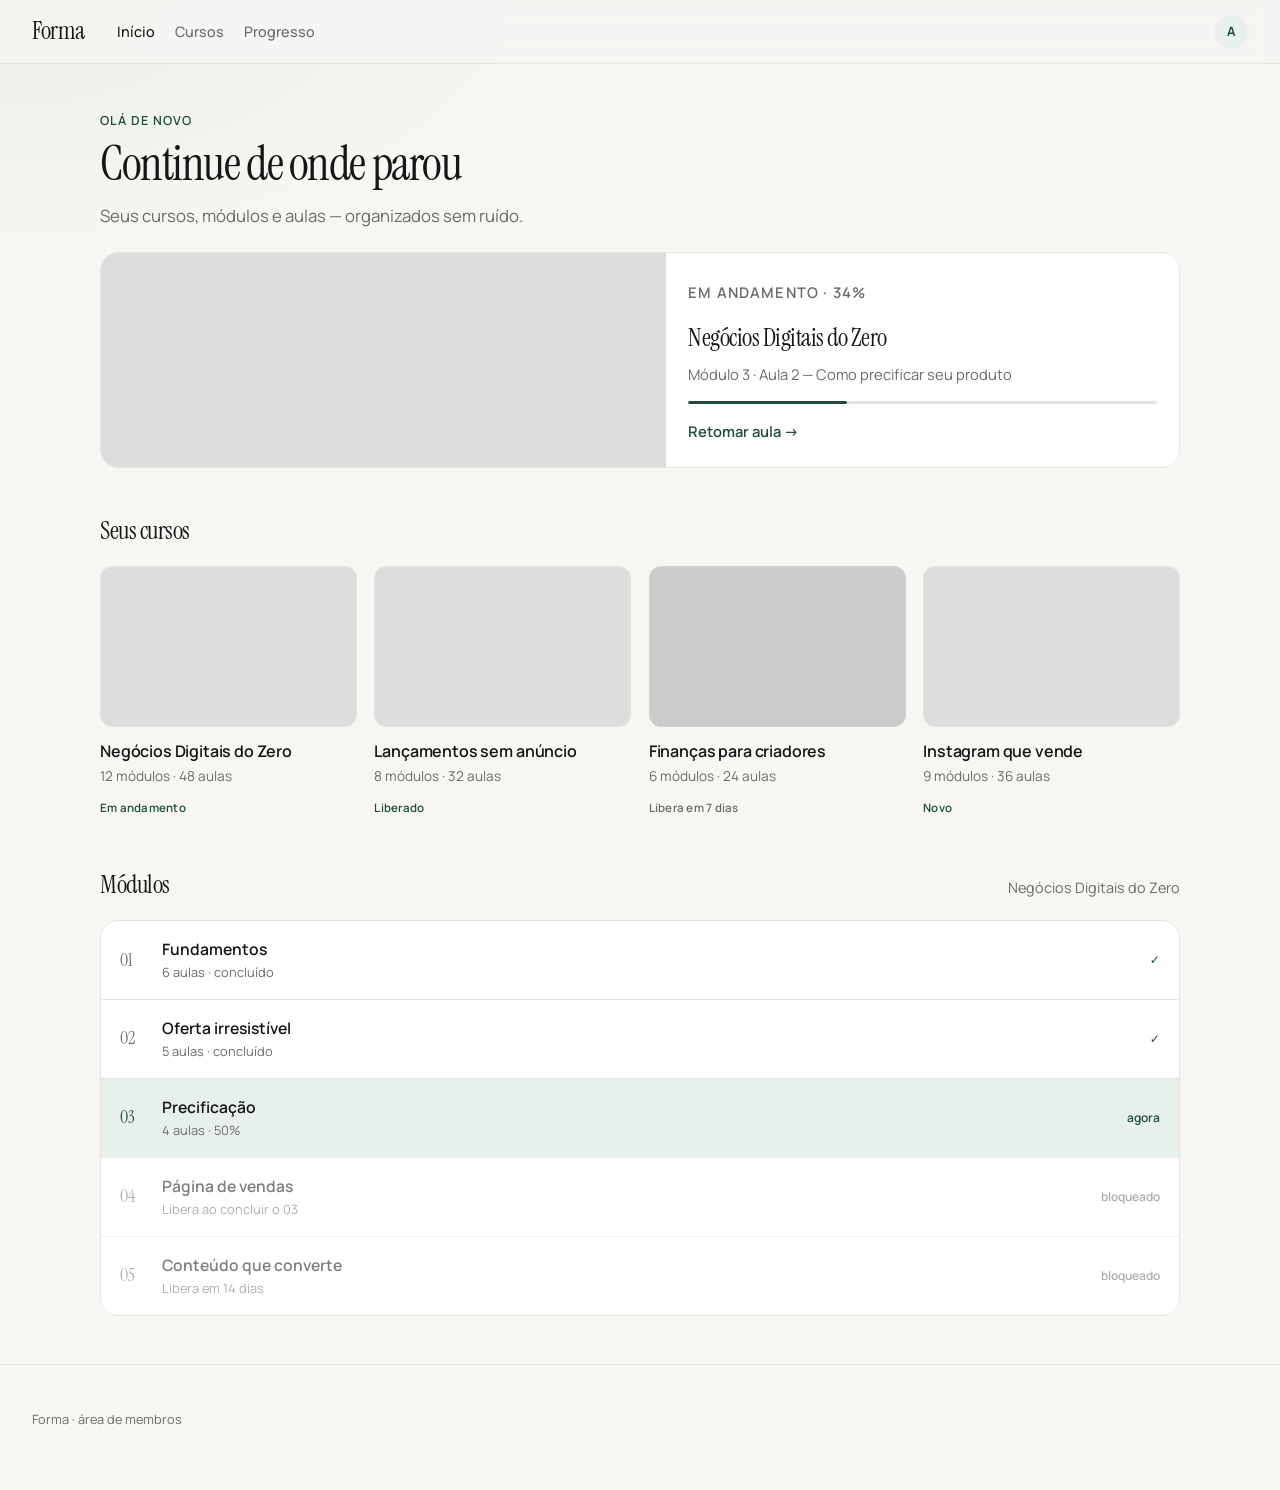
<file: index.html>
<!DOCTYPE html>
<html lang="pt-BR">
<head>
  <meta charset="UTF-8" />
  <meta name="viewport" content="width=device-width, initial-scale=1.0" />
  <title>Forma — Área de Membros</title>
  <link rel="preconnect" href="https://fonts.googleapis.com" />
  <link rel="preconnect" href="https://fonts.gstatic.com" crossorigin />
  <link href="https://fonts.googleapis.com/css2?family=Instrument+Serif:ital@0;1&family=Manrope:wght@400;500;600;700&display=swap" rel="stylesheet" />
  <link rel="stylesheet" href="css/styles.css" />
</head>
<body>
  <header class="topbar">
    <a class="brand" href="index.html">Forma</a>
    <nav class="nav" aria-label="Principal">
      <a class="nav-link is-active" href="index.html">Início</a>
      <a class="nav-link" href="#cursos">Cursos</a>
      <a class="nav-link" href="#continuar">Progresso</a>
    </nav>
    <div class="avatar" title="Aluno">A</div>
  </header>

  <main class="wrap">
    <section class="welcome">
      <p class="eyebrow">Olá de novo</p>
      <h1>Continue de onde parou</h1>
      <p class="lede">Seus cursos, módulos e aulas — organizados sem ruído.</p>
    </section>

    <section class="continue" id="continuar">
      <a class="continue-card" href="aula.html">
        <div class="continue-media" style="background-image:url('https://images.unsplash.com/photo-1556761175-b413da4baf72?auto=format&fit=crop&w=900&q=80')"></div>
        <div class="continue-body">
          <p class="eyebrow">Em andamento · 34%</p>
          <h2>Negócios Digitais do Zero</h2>
          <p>Módulo 3 · Aula 2 — Como precificar seu produto</p>
          <div class="bar"><i style="width:34%"></i></div>
          <span class="linkish">Retomar aula →</span>
        </div>
      </a>
    </section>

    <section class="block" id="cursos">
      <div class="block-head">
        <h2>Seus cursos</h2>
      </div>
      <div class="grid">
        <a class="course" href="aula.html">
          <div class="course-cover" style="background-image:url('https://images.unsplash.com/photo-1522202176988-66273c2fd55f?auto=format&fit=crop&w=700&q=80')"></div>
          <h3>Negócios Digitais do Zero</h3>
          <p>12 módulos · 48 aulas</p>
          <span class="tag">Em andamento</span>
        </a>
        <a class="course" href="aula.html">
          <div class="course-cover" style="background-image:url('https://images.unsplash.com/photo-1556761175-5973dc0f32e7?auto=format&fit=crop&w=700&q=80')"></div>
          <h3>Lançamentos sem anúncio</h3>
          <p>8 módulos · 32 aulas</p>
          <span class="tag">Liberado</span>
        </a>
        <a class="course" href="aula.html">
          <div class="course-cover is-dim" style="background-image:url('https://images.unsplash.com/photo-1553729459-efe14ef6055d?auto=format&fit=crop&w=700&q=80')"></div>
          <h3>Finanças para criadores</h3>
          <p>6 módulos · 24 aulas</p>
          <span class="tag muted">Libera em 7 dias</span>
        </a>
        <a class="course" href="aula.html">
          <div class="course-cover" style="background-image:url('https://images.unsplash.com/photo-1611224923853-80b023f02d71?auto=format&fit=crop&w=700&q=80')"></div>
          <h3>Instagram que vende</h3>
          <p>9 módulos · 36 aulas</p>
          <span class="tag">Novo</span>
        </a>
      </div>
    </section>

    <section class="block">
      <div class="block-head">
        <h2>Módulos</h2>
        <p>Negócios Digitais do Zero</p>
      </div>
      <ul class="modules">
        <li>
          <a href="aula.html">
            <span class="num">01</span>
            <span class="mod-text">
              <strong>Fundamentos</strong>
              <small>6 aulas · concluído</small>
            </span>
            <span class="status done">✓</span>
          </a>
        </li>
        <li>
          <a href="aula.html">
            <span class="num">02</span>
            <span class="mod-text">
              <strong>Oferta irresistível</strong>
              <small>5 aulas · concluído</small>
            </span>
            <span class="status done">✓</span>
          </a>
        </li>
        <li class="current">
          <a href="aula.html">
            <span class="num">03</span>
            <span class="mod-text">
              <strong>Precificação</strong>
              <small>4 aulas · 50%</small>
            </span>
            <span class="status">agora</span>
          </a>
        </li>
        <li class="locked">
          <a href="aula.html" aria-disabled="true">
            <span class="num">04</span>
            <span class="mod-text">
              <strong>Página de vendas</strong>
              <small>Libera ao concluir o 03</small>
            </span>
            <span class="status">bloqueado</span>
          </a>
        </li>
        <li class="locked">
          <a href="aula.html" aria-disabled="true">
            <span class="num">05</span>
            <span class="mod-text">
              <strong>Conteúdo que converte</strong>
              <small>Libera em 14 dias</small>
            </span>
            <span class="status">bloqueado</span>
          </a>
        </li>
      </ul>
    </section>
  </main>

  <footer class="site-footer">
    <p>Forma · área de membros</p>
  </footer>
</body>
</html>
</file>
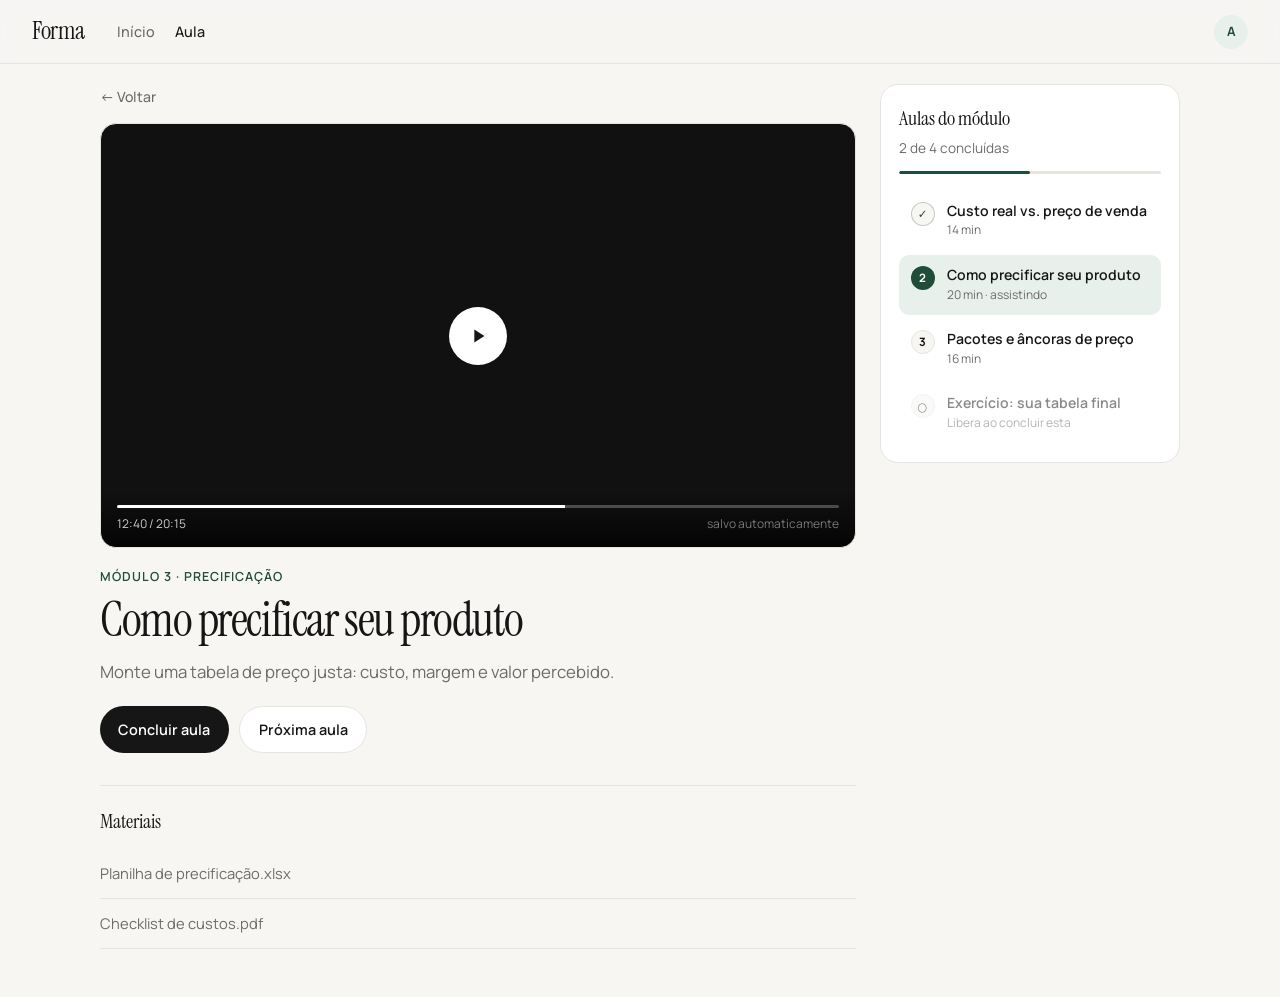
<file: aula.html>
<!DOCTYPE html>
<html lang="pt-BR">
<head>
  <meta charset="UTF-8" />
  <meta name="viewport" content="width=device-width, initial-scale=1.0" />
  <title>Como precificar seu produto — Forma</title>
  <link rel="preconnect" href="https://fonts.googleapis.com" />
  <link rel="preconnect" href="https://fonts.gstatic.com" crossorigin />
  <link href="https://fonts.googleapis.com/css2?family=Instrument+Serif:ital@0;1&family=Manrope:wght@400;500;600;700&display=swap" rel="stylesheet" />
  <link rel="stylesheet" href="css/styles.css" />
</head>
<body class="page-lesson">
  <header class="topbar">
    <a class="brand" href="index.html">Forma</a>
    <nav class="nav" aria-label="Principal">
      <a class="nav-link" href="index.html">Início</a>
      <a class="nav-link is-active" href="aula.html">Aula</a>
    </nav>
    <div class="avatar" title="Aluno">A</div>
  </header>

  <main class="lesson wrap">
    <section class="lesson-main">
      <a class="back" href="index.html">← Voltar</a>

      <div class="player" id="player">
        <div class="player-poster" style="background-image:url('https://images.unsplash.com/photo-1556761175-b413da4baf72?auto=format&fit=crop&w=1400&q=80')"></div>
        <button class="player-play" type="button" id="playBtn" aria-label="Reproduzir aula">
          <svg width="22" height="22" viewBox="0 0 24 24" fill="currentColor"><path d="M8 5v14l11-7z"/></svg>
        </button>
        <div class="player-overlay" id="playerOverlay" hidden>
          <p>Player de vídeo (Panda / Bunny na versão final)</p>
        </div>
        <div class="player-controls">
          <div class="scrub" id="scrub" role="slider" aria-valuemin="0" aria-valuemax="100" aria-valuenow="62" tabindex="0">
            <i id="scrubFill" style="width:62%"></i>
          </div>
          <div class="player-row">
            <span id="timeLabel">12:40 / 20:15</span>
            <span class="hint">salvo automaticamente</span>
          </div>
        </div>
      </div>

      <div class="lesson-info">
        <p class="eyebrow">Módulo 3 · Precificação</p>
        <h1>Como precificar seu produto</h1>
        <p class="lede">Monte uma tabela de preço justa: custo, margem e valor percebido.</p>

        <div class="actions">
          <button class="btn btn-dark" type="button" id="completeBtn">Concluir aula</button>
          <a class="btn btn-line" href="aula.html">Próxima aula</a>
        </div>

        <div class="materials">
          <h2>Materiais</h2>
          <a href="#">Planilha de precificação.xlsx</a>
          <a href="#">Checklist de custos.pdf</a>
        </div>
      </div>
    </section>

    <aside class="lesson-side">
      <div class="side-head">
        <h2>Aulas do módulo</h2>
        <p>2 de 4 concluídas</p>
        <div class="bar"><i style="width:50%"></i></div>
      </div>

      <ol class="lesson-list">
        <li class="is-done">
          <a href="aula.html">
            <span>✓</span>
            <div>
              <strong>Custo real vs. preço de venda</strong>
              <small>14 min</small>
            </div>
          </a>
        </li>
        <li class="is-active">
          <a href="aula.html">
            <span>2</span>
            <div>
              <strong>Como precificar seu produto</strong>
              <small>20 min · assistindo</small>
            </div>
          </a>
        </li>
        <li>
          <a href="aula.html">
            <span>3</span>
            <div>
              <strong>Pacotes e âncoras de preço</strong>
              <small>16 min</small>
            </div>
          </a>
        </li>
        <li class="is-locked">
          <a href="aula.html" aria-disabled="true">
            <span>○</span>
            <div>
              <strong>Exercício: sua tabela final</strong>
              <small>Libera ao concluir esta</small>
            </div>
          </a>
        </li>
      </ol>
    </aside>
  </main>

  <div class="toast" id="toast" hidden>Aula concluída</div>
  <script src="js/app.js"></script>
</body>
</html>
</file>
<file: css/styles.css>
:root {
  --bg: #f7f6f3;
  --surface: #ffffff;
  --ink: #161616;
  --muted: #6b6b6b;
  --line: #e6e4df;
  --accent: #1f4d3a;
  --accent-soft: #e8f0ec;
  --radius: 12px;
  --font: "Manrope", system-ui, sans-serif;
  --serif: "Instrument Serif", Georgia, serif;
  --max: 1080px;
}

*,
*::before,
*::after {
  box-sizing: border-box;
}

html {
  scroll-behavior: smooth;
}

body {
  margin: 0;
  min-height: 100vh;
  font-family: var(--font);
  color: var(--ink);
  background:
    radial-gradient(900px 420px at 0% 0%, rgba(31, 77, 58, 0.05), transparent 60%),
    var(--bg);
  line-height: 1.5;
}

a {
  color: inherit;
  text-decoration: none;
}

button {
  font: inherit;
  cursor: pointer;
  border: 0;
  background: none;
  color: inherit;
}

.wrap {
  width: min(var(--max), calc(100% - 2rem));
  margin: 0 auto;
}

/* Topbar */
.topbar {
  position: sticky;
  top: 0;
  z-index: 20;
  display: flex;
  align-items: center;
  gap: 1.5rem;
  height: 64px;
  padding: 0 clamp(1rem, 4vw, 2rem);
  background: rgba(247, 246, 243, 0.9);
  backdrop-filter: blur(12px);
  border-bottom: 1px solid var(--line);
}

.brand {
  font-family: var(--serif);
  font-size: 1.55rem;
  letter-spacing: -0.02em;
  line-height: 1;
}

.nav {
  display: flex;
  gap: 1.25rem;
  margin-left: 0.5rem;
}

.nav-link {
  font-size: 0.9rem;
  font-weight: 500;
  color: var(--muted);
  transition: color 0.2s;
}

.nav-link:hover,
.nav-link.is-active {
  color: var(--ink);
}

.avatar {
  margin-left: auto;
  width: 34px;
  height: 34px;
  border-radius: 50%;
  display: grid;
  place-items: center;
  font-size: 0.8rem;
  font-weight: 700;
  background: var(--accent-soft);
  color: var(--accent);
}

/* Welcome */
.welcome {
  padding: 3rem 0 1.5rem;
  animation: rise 0.7s ease both;
}

.eyebrow {
  margin: 0 0 0.45rem;
  font-size: 0.78rem;
  font-weight: 600;
  letter-spacing: 0.08em;
  text-transform: uppercase;
  color: var(--accent);
}

.welcome h1,
.lesson-info h1 {
  margin: 0;
  font-family: var(--serif);
  font-weight: 400;
  font-size: clamp(2rem, 5vw, 3rem);
  letter-spacing: -0.03em;
  line-height: 1.1;
}

.lede {
  margin: 0.75rem 0 0;
  color: var(--muted);
  font-size: 1.05rem;
  max-width: 34rem;
}

/* Continue */
.continue {
  margin-bottom: 2.75rem;
  animation: rise 0.75s ease both;
  animation-delay: 0.05s;
}

.continue-card {
  display: grid;
  grid-template-columns: 1fr;
  gap: 0;
  overflow: hidden;
  background: var(--surface);
  border: 1px solid var(--line);
  border-radius: 18px;
  transition: border-color 0.2s, transform 0.2s;
}

.continue-card:hover {
  border-color: rgba(0, 0, 0, 0.18);
  transform: translateY(-2px);
}

.continue-media {
  aspect-ratio: 16 / 10;
  background: #ddd center/cover no-repeat;
}

.continue-body {
  padding: 1.35rem 1.4rem 1.5rem;
}

.continue-body h2 {
  margin: 0;
  font-family: var(--serif);
  font-weight: 400;
  font-size: 1.55rem;
  letter-spacing: -0.02em;
}

.continue-body > p {
  margin: 0.4rem 0 1rem;
  color: var(--muted);
  font-size: 0.92rem;
}

.linkish {
  display: inline-block;
  margin-top: 1rem;
  font-weight: 600;
  font-size: 0.92rem;
  color: var(--accent);
}

.bar {
  height: 3px;
  border-radius: 99px;
  background: var(--line);
  overflow: hidden;
}

.bar i {
  display: block;
  height: 100%;
  background: var(--accent);
  border-radius: inherit;
}

/* Courses grid */
.block {
  margin-bottom: 3rem;
  animation: rise 0.8s ease both;
  animation-delay: 0.1s;
}

.block-head {
  display: flex;
  align-items: baseline;
  justify-content: space-between;
  gap: 1rem;
  margin-bottom: 1.1rem;
}

.block-head h2 {
  margin: 0;
  font-family: var(--serif);
  font-weight: 400;
  font-size: 1.55rem;
  letter-spacing: -0.02em;
}

.block-head p {
  margin: 0;
  color: var(--muted);
  font-size: 0.9rem;
}

.grid {
  display: grid;
  grid-template-columns: 1fr;
  gap: 1.1rem;
}

.course {
  display: block;
  transition: transform 0.2s;
}

.course:hover {
  transform: translateY(-3px);
}

.course-cover {
  aspect-ratio: 16 / 10;
  border-radius: var(--radius);
  background: #ddd center/cover no-repeat;
  border: 1px solid var(--line);
  margin-bottom: 0.75rem;
}

.course-cover.is-dim {
  filter: grayscale(0.35) brightness(0.92);
}

.course h3 {
  margin: 0;
  font-size: 1rem;
  font-weight: 600;
  letter-spacing: -0.01em;
}

.course > p {
  margin: 0.2rem 0 0.45rem;
  color: var(--muted);
  font-size: 0.85rem;
}

.tag {
  display: inline-block;
  font-size: 0.72rem;
  font-weight: 600;
  letter-spacing: 0.02em;
  color: var(--accent);
}

.tag.muted {
  color: var(--muted);
}

/* Modules list */
.modules {
  list-style: none;
  margin: 0;
  padding: 0;
  background: var(--surface);
  border: 1px solid var(--line);
  border-radius: 18px;
  overflow: hidden;
}

.modules li + li {
  border-top: 1px solid var(--line);
}

.modules a {
  display: flex;
  align-items: center;
  gap: 1rem;
  padding: 1.05rem 1.2rem;
  transition: background 0.2s;
}

.modules a:hover {
  background: #fafaf8;
}

.modules .num {
  font-family: var(--serif);
  font-size: 1.15rem;
  color: var(--muted);
  width: 1.6rem;
}

.mod-text {
  display: grid;
  gap: 0.1rem;
  min-width: 0;
}

.mod-text strong {
  font-size: 0.98rem;
  font-weight: 600;
}

.mod-text small {
  color: var(--muted);
  font-size: 0.8rem;
}

.modules .status {
  margin-left: auto;
  font-size: 0.75rem;
  font-weight: 600;
  color: var(--muted);
  text-transform: lowercase;
}

.modules .status.done {
  color: var(--accent);
}

.modules .current a {
  background: var(--accent-soft);
}

.modules .current .num,
.modules .current .status {
  color: var(--accent);
}

.modules .locked {
  opacity: 0.55;
}

.site-footer {
  padding: 2rem clamp(1rem, 4vw, 2rem) 3rem;
  color: var(--muted);
  font-size: 0.8rem;
  border-top: 1px solid var(--line);
}

/* Lesson */
.page-lesson {
  background: var(--bg);
}

.lesson {
  display: grid;
  grid-template-columns: 1fr;
  gap: 1.5rem;
  padding: 1.25rem 0 3rem;
}

.back {
  display: inline-block;
  margin-bottom: 1rem;
  font-size: 0.88rem;
  font-weight: 500;
  color: var(--muted);
}

.back:hover {
  color: var(--ink);
}

.player {
  position: relative;
  aspect-ratio: 16 / 9;
  border-radius: 16px;
  overflow: hidden;
  background: #111;
  border: 1px solid var(--line);
  animation: rise 0.65s ease both;
}

.player-poster {
  position: absolute;
  inset: 0;
  background: center/cover no-repeat;
  filter: brightness(0.62);
}

.player-play {
  position: absolute;
  inset: 0;
  margin: auto;
  width: 58px;
  height: 58px;
  border-radius: 50%;
  display: grid;
  place-items: center;
  background: #fff;
  color: var(--ink);
  z-index: 2;
  transition: transform 0.2s;
}

.player-play:hover {
  transform: scale(1.04);
}

.player.is-playing .player-play {
  opacity: 0;
  pointer-events: none;
}

.player-overlay {
  position: absolute;
  inset: 0;
  display: grid;
  place-items: center;
  z-index: 1;
  color: rgba(255, 255, 255, 0.85);
  background: rgba(0, 0, 0, 0.28);
  font-size: 0.9rem;
  text-align: center;
  padding: 1rem;
}

.player-overlay[hidden] {
  display: none !important;
}

.player-controls {
  position: absolute;
  left: 0;
  right: 0;
  bottom: 0;
  padding: 0.9rem 1rem;
  background: linear-gradient(to top, rgba(0, 0, 0, 0.75), transparent);
  z-index: 3;
}

.scrub {
  height: 3px;
  border-radius: 99px;
  background: rgba(255, 255, 255, 0.25);
  cursor: pointer;
  margin-bottom: 0.45rem;
  overflow: hidden;
}

.scrub i {
  display: block;
  height: 100%;
  background: #fff;
}

.player-row {
  display: flex;
  justify-content: space-between;
  font-size: 0.75rem;
  color: rgba(255, 255, 255, 0.8);
}

.hint {
  color: rgba(255, 255, 255, 0.45);
}

.lesson-info {
  padding-top: 1.25rem;
  animation: rise 0.75s ease both;
  animation-delay: 0.08s;
}

.actions {
  display: flex;
  flex-wrap: wrap;
  gap: 0.65rem;
  margin-top: 1.35rem;
}

.btn {
  display: inline-flex;
  align-items: center;
  justify-content: center;
  padding: 0.75rem 1.15rem;
  border-radius: 999px;
  font-weight: 600;
  font-size: 0.9rem;
  transition: transform 0.2s, background 0.2s, color 0.2s;
}

.btn:hover {
  transform: translateY(-1px);
}

.btn-dark {
  background: var(--ink);
  color: #fff;
}

.btn-dark.is-done {
  background: var(--accent);
}

.btn-line {
  border: 1px solid var(--line);
  background: var(--surface);
}

.materials {
  margin-top: 2rem;
  padding-top: 1.25rem;
  border-top: 1px solid var(--line);
}

.materials h2 {
  margin: 0 0 0.75rem;
  font-family: var(--serif);
  font-weight: 400;
  font-size: 1.25rem;
}

.materials a {
  display: block;
  padding: 0.85rem 0;
  border-bottom: 1px solid var(--line);
  font-size: 0.92rem;
  color: var(--muted);
  transition: color 0.2s;
}

.materials a:hover {
  color: var(--ink);
}

.lesson-side {
  background: var(--surface);
  border: 1px solid var(--line);
  border-radius: 18px;
  padding: 1.15rem;
  height: fit-content;
  animation: rise 0.8s ease both;
  animation-delay: 0.12s;
}

.side-head h2 {
  margin: 0;
  font-family: var(--serif);
  font-weight: 400;
  font-size: 1.25rem;
}

.side-head p {
  margin: 0.3rem 0 0.8rem;
  color: var(--muted);
  font-size: 0.85rem;
}

.lesson-list {
  list-style: none;
  margin: 1rem 0 0;
  padding: 0;
  display: grid;
  gap: 0.25rem;
}

.lesson-list a {
  display: flex;
  gap: 0.75rem;
  align-items: flex-start;
  padding: 0.7rem;
  border-radius: 10px;
  transition: background 0.2s;
}

.lesson-list a:hover {
  background: #fafaf8;
}

.lesson-list a > span {
  width: 24px;
  height: 24px;
  border-radius: 50%;
  display: grid;
  place-items: center;
  flex-shrink: 0;
  font-size: 0.72rem;
  font-weight: 700;
  background: var(--bg);
  border: 1px solid var(--line);
}

.lesson-list a div {
  display: grid;
  gap: 0.1rem;
  min-width: 0;
}

.lesson-list strong {
  font-size: 0.88rem;
  font-weight: 600;
  line-height: 1.3;
}

.lesson-list small {
  color: var(--muted);
  font-size: 0.75rem;
}

.lesson-list .is-active a {
  background: var(--accent-soft);
}

.lesson-list .is-active a > span {
  background: var(--accent);
  color: #fff;
  border-color: transparent;
}

.lesson-list .is-done a > span {
  color: var(--accent);
  border-color: rgba(31, 77, 58, 0.25);
}

.lesson-list .is-locked {
  opacity: 0.5;
}

.toast {
  position: fixed;
  left: 50%;
  bottom: 1.4rem;
  transform: translateX(-50%) translateY(16px);
  z-index: 40;
  padding: 0.75rem 1.1rem;
  border-radius: 999px;
  background: var(--ink);
  color: #fff;
  font-size: 0.88rem;
  font-weight: 600;
  opacity: 0;
  transition: opacity 0.25s, transform 0.25s;
}

.toast.is-on {
  opacity: 1;
  transform: translateX(-50%) translateY(0);
}

@keyframes rise {
  from {
    opacity: 0;
    transform: translateY(12px);
  }
  to {
    opacity: 1;
    transform: translateY(0);
  }
}

@media (min-width: 700px) {
  .continue-card {
    grid-template-columns: 1.1fr 1fr;
    align-items: stretch;
  }

  .continue-media {
    aspect-ratio: auto;
    min-height: 100%;
  }

  .grid {
    grid-template-columns: 1fr 1fr;
  }
}

@media (min-width: 960px) {
  .grid {
    grid-template-columns: repeat(4, 1fr);
  }

  .lesson {
    grid-template-columns: minmax(0, 1fr) 300px;
    align-items: start;
  }

  .lesson-side {
    position: sticky;
    top: 80px;
  }
}

@media (max-width: 640px) {
  .nav {
    display: none;
  }

  .welcome {
    padding-top: 2rem;
  }
}
</file>
